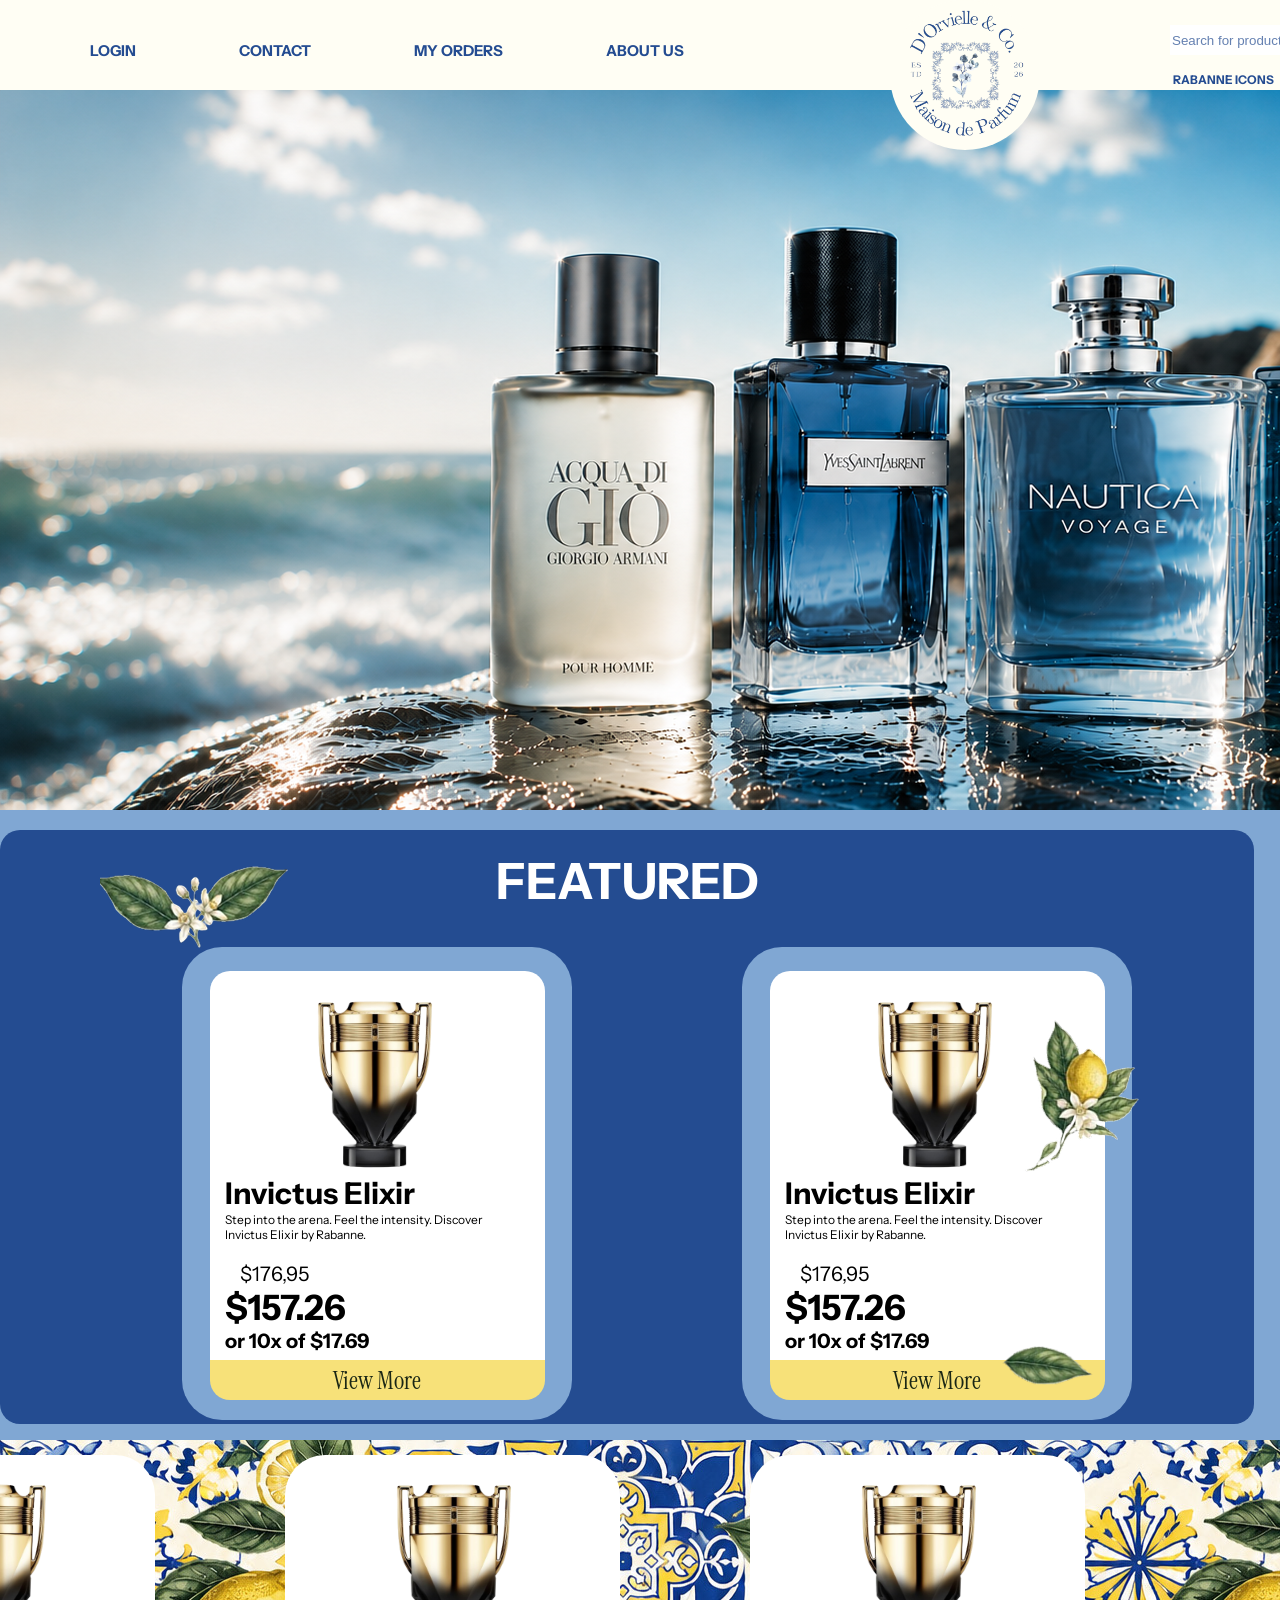
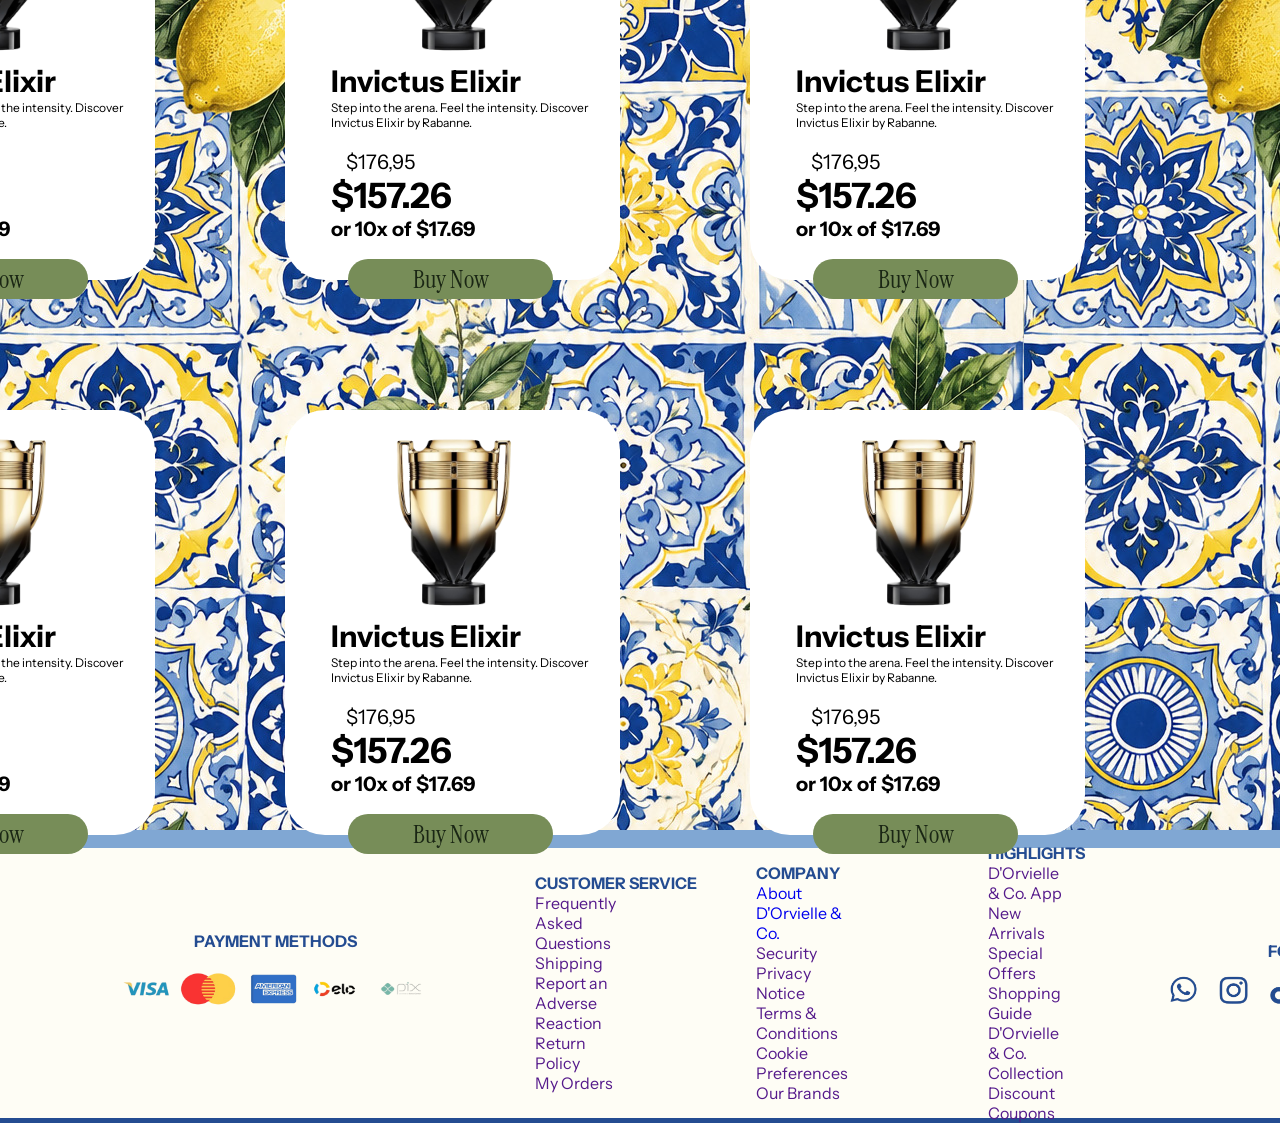
<file: index.html>
<!DOCTYPE html>
<html lang="en">
<head>
    <meta charset="UTF-8">
    <meta name="viewport" content="width=device-width, initial-scale=1.0">
    <title>D'orvielle & Co.</title>
    <link rel="stylesheet" href="style.css">
    <link rel="preconnect" href="https://fonts.googleapis.com">
<link rel="preconnect" href="https://fonts.gstatic.com" crossorigin>
<link href="https://fonts.googleapis.com/css2?family=Instrument+Sans:ital,wght@0,400..700;1,400..700&display=swap" rel="stylesheet">
<link rel="preconnect" href="https://fonts.googleapis.com">
<link rel="preconnect" href="https://fonts.gstatic.com" crossorigin>
<link href="https://fonts.googleapis.com/css2?family=Instrument+Serif:ital@0;1&display=swap" rel="stylesheet">
</head>
<body>
    <header>
        <a class="logobola" href="index.html"><div class="bolaheader">
            <img class="logofoto" src="logo.png" alt="">
        </div></a>
        <div class="cabecalho">
            <ul>
                <li><a href="" class="paginas">LOGIN</a></li>
                <li><a href="" class="paginas">CONTACT</a></li>
                <li><a href="" class="paginas">MY ORDERS</a></li>
                <li><a href="aboutus.html" class="paginas">ABOUT US</a></li>
            </ul>
        </div>
        <div class="cabecalho2">  
           <input type="text" placeholder="Search for products, brands, and more..."><a href="Search.html"><img src="magnify-glass.png" class="lupa"></a>
           <p class="refs">RABANNE ICONS</p>
           <p class="refs">VERSACE ICONS</p>
           <p class="refs">JEAN PAUL GAULTIER ICONS</p>
        </div>
    </header>

    <main>
    </main>

<section class="destaques">
    <div class="bluediv">

        <h1 class="destaquetexto">FEATURED</h1>
        <img src="flores 1.png" class="f1">
        <img src="flores 3.png" class="f3">
        <img src="flores 5.png" class="f5">
        <img src="flores 4.png" class="f4">

        <div class="maingrid">
            <div class="dmaingrid">
                <div class="dmaingrid2">
                    <div class="price">
                        <img class="invictus" src="invictus elixir.png" alt="">
                        
                        <div class="produtoDesc">
                        <h1 class="perfum1">Invictus Elixir</h1>
                        <p class="desc">Step into the arena. Feel the intensity. Discover <br>Invictus Elixir by Rabanne.</p>
                        <p class="prc">$176,95</p>
                        <h2 class="prcPromo">$157.26</h2>
                        <h3 class="parcelas">or 10x of $17.69</h3>
                        </div>
                        
                        <button class="verm">View More</button>

                    </div>
                </div>
            </div>

            <div class="dmaingrid">
                <div class="dmaingrid2">
                    <div class="price">
                        <img class="invictus" src="invictus elixir.png" alt="">
                        
                        <div class="produtoDesc">
                        <h1 class="perfum1">Invictus Elixir</h1>
                        <p class="desc">Step into the arena. Feel the intensity. Discover <br>Invictus Elixir by Rabanne.</p>
                        <p class="prc">$176,95</p>
                        <h2 class="prcPromo">$157.26</h2>
                        <h3 class="parcelas">or 10x of $17.69</h3>
                        </div>
                        
                        <button class="verm">View More</button>

                    </div>
                </div>
            </div>

            <div class="dmaingrid">
                <div class="dmaingrid2">
                    <div class="price">
                        <img class="invictus" src="invictus elixir.png" alt="">
                        
                        <div class="produtoDesc">
                        <h1 class="perfum1">Invictus Elixir</h1>
                        <p class="desc">Step into the arena. Feel the intensity. Discover <br>Invictus Elixir by Rabanne.</p>
                        <p class="prc">$176,95</p>
                        <h2 class="prcPromo">$157.26</h2>
                        <h3 class="parcelas">or 10x of $17.69</h3>
                        </div>
                        
                        <button class="verm">View More</button>

                    </div>
                </div>
            </div>


        </div>
    </div>
</section>

<section class="estampa">
    <div class="maingridE">

        <div class="dmaingrid2E">
            <div class="price2">
                <img class="invictusE" src="invictus elixir.png" alt="">
                 
                <div class="produtoDesc">
                <h1 class="perfume">Invictus Elixir</h1>
                <p class="desc">Step into the arena. Feel the intensity. Discover <br>Invictus Elixir by Rabanne.</p>
                <p class="prc">$176,95</p>
                <h2 class="prcPromo">$157.26</h2>
                <h3 class="parcelas">or 10x of $17.69</h3>
                </div>
                 
                <button class="comp">Buy Now</button>

            </div>
        </div>

        <div class="dmaingrid2E">
            <div class="price2">
                <img class="invictusE" src="invictus elixir.png" alt="">
                 
                <div class="produtoDesc">
                <h1 class="perfume">Invictus Elixir</h1>
                <p class="desc">Step into the arena. Feel the intensity. Discover <br>Invictus Elixir by Rabanne.</p>
                <p class="prc">$176,95</p>
                <h2 class="prcPromo">$157.26</h2>
                <h3 class="parcelas">or 10x of $17.69</h3>
                </div>
                 
                <button class="comp">Buy Now</button>

            </div>
        </div>

        <div class="dmaingrid2E">
            <div class="price2">
                <img class="invictusE" src="invictus elixir.png" alt="">
                 
                <div class="produtoDesc">
                <h1 class="perfume">Invictus Elixir</h1>
                <p class="desc">Step into the arena. Feel the intensity. Discover <br>Invictus Elixir by Rabanne.</p>
                <p class="prc">$176,95</p>
                <h2 class="prcPromo">$157.26</h2>
                <h3 class="parcelas">or 10x of $17.69</h3>
                </div>
                 
                <button class="comp">Buy Now</button>

            </div>
        </div>

        <div class="dmaingrid2E">
            <div class="price2">
                <img class="invictusE" src="invictus elixir.png" alt="">
                 
                <div class="produtoDesc">
                <h1 class="perfume">Invictus Elixir</h1>
                <p class="desc">Step into the arena. Feel the intensity. Discover <br>Invictus Elixir by Rabanne.</p>
                <p class="prc">$176,95</p>
                <h2 class="prcPromo">$157.26</h2>
                <h3 class="parcelas">or 10x of $17.69</h3>
                </div>
                 
                <button class="comp">Buy Now</button>

            </div>
        </div>

        <div class="dmaingrid2E">
            <div class="price2">
                <img class="invictusE" src="invictus elixir.png" alt="">
                 
                <div class="produtoDesc">
                <h1 class="perfume">Invictus Elixir</h1>
                <p class="desc">Step into the arena. Feel the intensity. Discover <br>Invictus Elixir by Rabanne.</p>
                <p class="prc">$176,95</p>
                <h2 class="prcPromo">$157.26</h2>
                <h3 class="parcelas">or 10x of $17.69</h3>
                </div>
                 
                <button class="comp">Buy Now</button>

            </div>
        </div>

        <div class="dmaingrid2E">
            <div class="price2">
                <img class="invictusE" src="invictus elixir.png" alt="">
                 
                <div class="produtoDesc">
                <h1 class="perfume">Invictus Elixir</h1>
                <p class="desc">Step into the arena. Feel the intensity. Discover <br>Invictus Elixir by Rabanne.</p>
                <p class="prc">$176,95</p>
                <h2 class="prcPromo">$157.26</h2>
                <h3 class="parcelas">or 10x of $17.69</h3>
                </div>
                 
                <button class="comp">Buy Now</button>

            </div>
        </div>

        <div class="dmaingrid2E">
            <div class="price2">
                <img class="invictusE" src="invictus elixir.png" alt="">
                 
                <div class="produtoDesc">
                <h1 class="perfume">Invictus Elixir</h1>
                <p class="desc">Step into the arena. Feel the intensity. Discover <br>Invictus Elixir by Rabanne.</p>
                <p class="prc">$176,95</p>
                <h2 class="prcPromo">$157.26</h2>
                <h3 class="parcelas">or 10x of $17.69</h3>
                </div>
                 
                <button class="comp">Buy Now</button>

            </div>
        </div>

        <div class="dmaingrid2E">
            <div class="price2">
                <img class="invictusE" src="invictus elixir.png" alt="">
                 
                <div class="produtoDesc">
                <h1 class="perfume">Invictus Elixir</h1>
                <p class="desc">Step into the arena. Feel the intensity. Discover <br>Invictus Elixir by Rabanne.</p>
                <p class="prc">$176,95</p>
                <h2 class="prcPromo">$157.26</h2>
                <h3 class="parcelas">or 10x of $17.69</h3>
                </div>
                 
                <button class="comp">Buy Now</button>

            </div>
        </div>

    </div>
</section>

    <div class="margemcima"></div>

   <footer>
    <div class="foot">
        <div class="pagamento">    
            <h5 class="rodTittleIcon">PAYMENT METHODS</h5>
            <div><img src="formas_de_pag-removebg-preview.png" class="pag"></div>
        </div>

        <div class="servico">      
            <h5 class="rodTitle">CUSTOMER SERVICE</h5>
            <div class="serv">
                <ul class="lista">
                    <li class="Ul"><a href="" class="ulitens">Frequently Asked Questions</a></li>
                    <li class="Ul"><a href="" class="ulitens">Shipping</a></li>
                    <li class="Ul"><a href="" class="ulitens">Report an Adverse Reaction</a></li>
                    <li class="Ul"><a href="" class="ulitens">Return Policy</a></li>
                    <li class="Ul"><a href="" class="ulitens">My Orders</a></li>
                </ul>
            </div>
        </div>

        <div class="intitucional"> 
            <h5 class="rodTitle">COMPANY</h5>
            <div class="inst">
                <ul class="lista">
                    <li><a href="aboutus.html" class="ulitens">About D'Orvielle & Co.</a></li>
                    <li><a href="" class="ulitens">Security</a></li>
                    <li><a href="" class="ulitens">Privacy Notice</a></li>
                    <li><a href="" class="ulitens">Terms & Conditions</a></li>
                    <li><a href="" class="ulitens">Cookie Preferences</a></li>
                    <li><a href="" class="ulitens">Our Brands</a></li>
                </ul>
            </div>
        </div>

        <div class="destaqR">      
            <h5 class="rodTitle">HIGHLIGHTS</h5>
            <div class="dest">
                <ul class="lista"> 
                    <li><a href="" class="ulitens">D'Orvielle & Co. App</a></li>
                    <li><a href="" class="ulitens">New Arrivals</a></li>
                    <li><a href="" class="ulitens">Special Offers</a></li>
                    <li><a href="" class="ulitens">Shopping Guide</a></li>
                    <li><a href="" class="ulitens">D'Orvielle & Co. Collection</a></li>
                    <li><a href="" class="ulitens">Discount Coupons</a></li>
                </ul>
            </div>
        </div>

        <div class="rs">           
            <h5 class="rodTittleIcon">FOLLOW US</h5>
            <div><img src="redes-removebg-preview.png" class="rss"></div>
        </div>
    </div>
</footer>
</body>
</html>
</file>
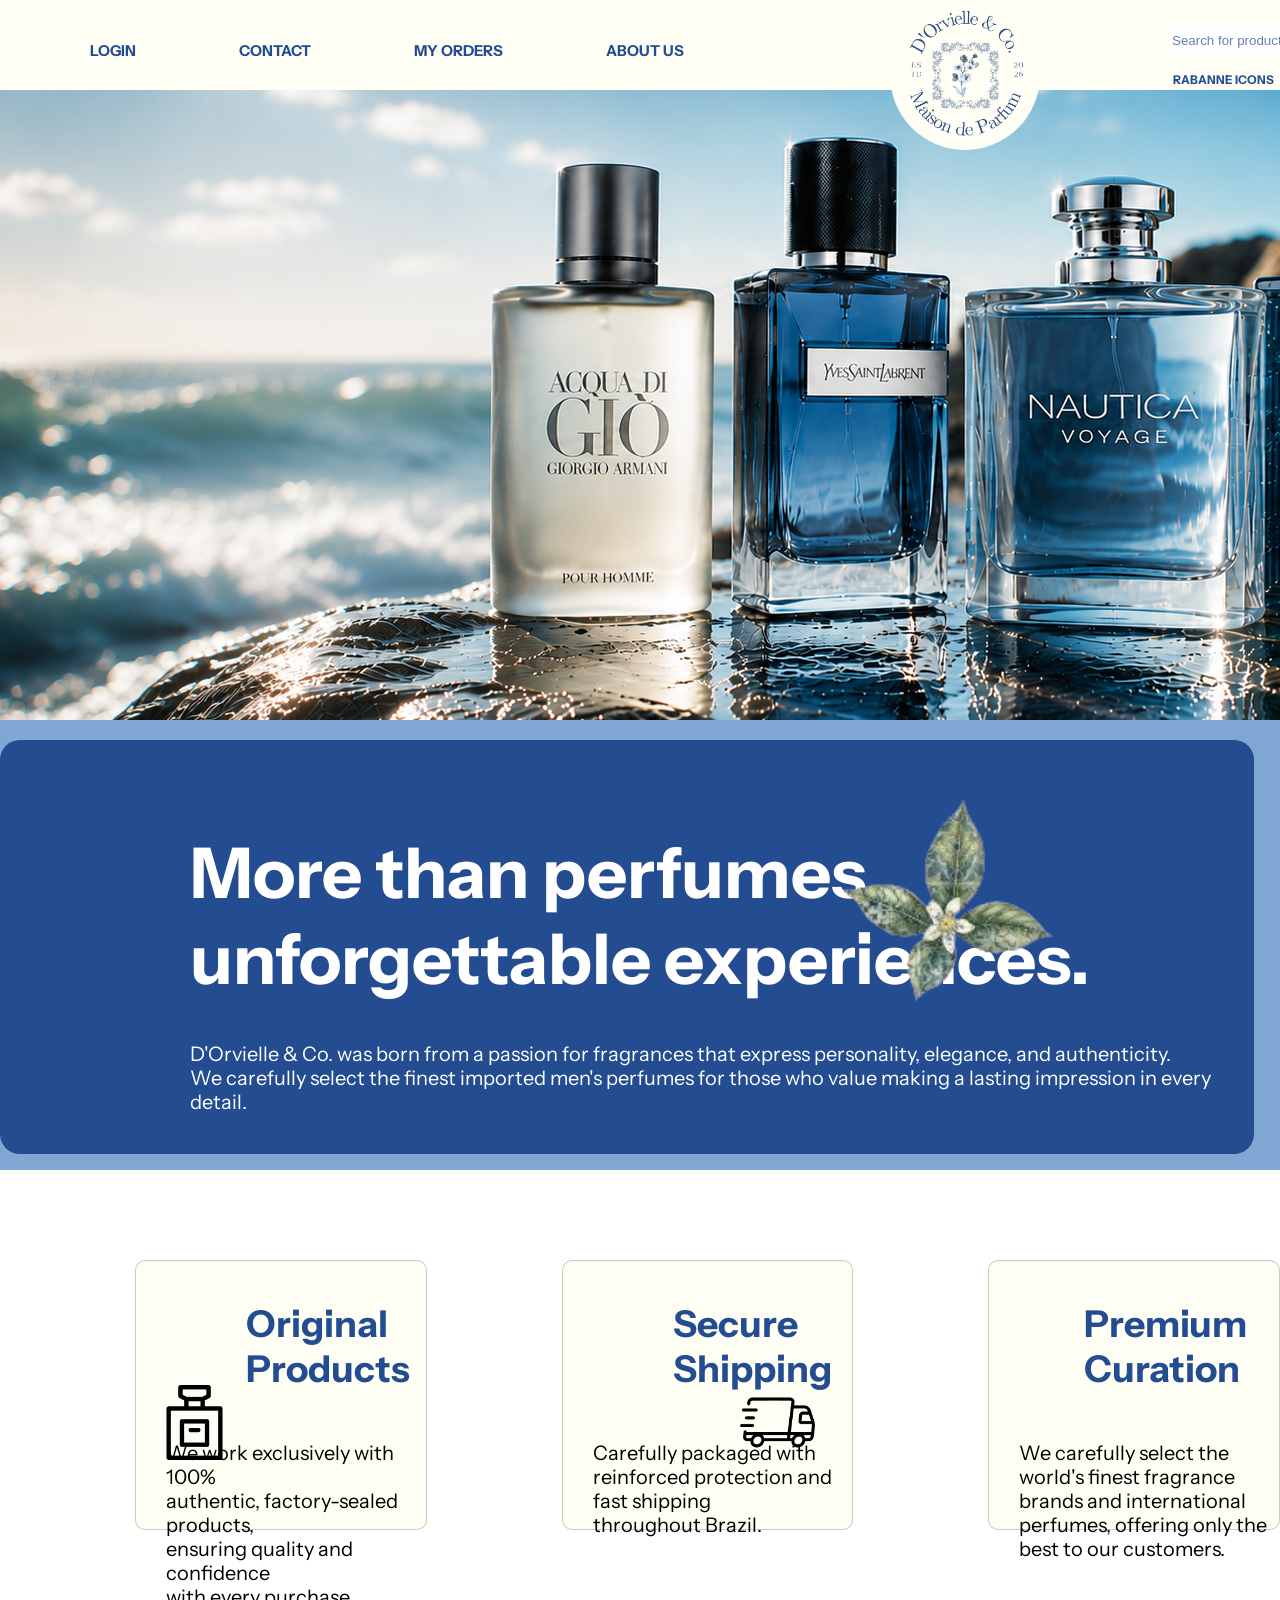
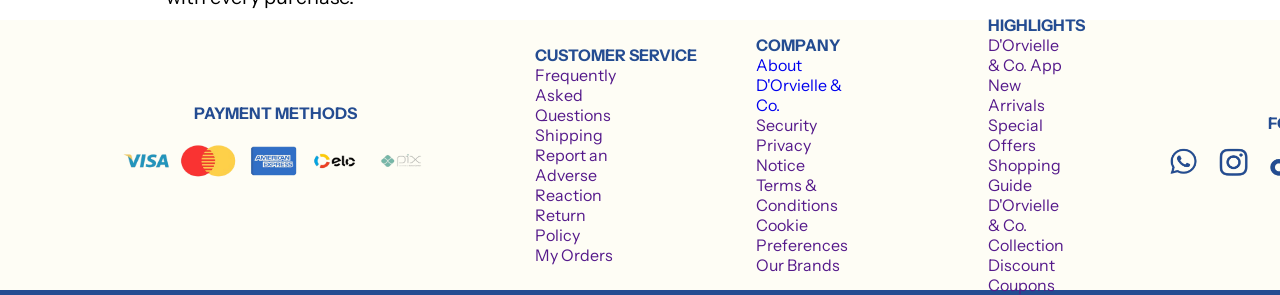
<file: aboutus.html>
<!DOCTYPE html>
<html lang="en">
<head>
    <meta charset="UTF-8">
    <meta name="viewport" content="width=device-width, initial-scale=1.0">
    <title>D'orvielle & Co.</title>
    <link rel="stylesheet" href="aboutus.css">
    <link rel="preconnect" href="https://fonts.googleapis.com">
<link rel="preconnect" href="https://fonts.gstatic.com" crossorigin>
<link href="https://fonts.googleapis.com/css2?family=Instrument+Sans:ital,wght@0,400..700;1,400..700&display=swap" rel="stylesheet">
<link rel="preconnect" href="https://fonts.googleapis.com">
<link rel="preconnect" href="https://fonts.gstatic.com" crossorigin>
<link href="https://fonts.googleapis.com/css2?family=Instrument+Serif:ital@0;1&display=swap" rel="stylesheet">
</head>
<body>
   <header>
        <a class="logobola" href="index.html"><div class="bolaheader">
            <img class="logofoto" src="logo.png" alt="">
        </div></a>
        <div class="cabecalho">
            <ul>
                <li><a href="" class="paginas">LOGIN</a></li>
                <li><a href="" class="paginas">CONTACT</a></li>
                <li><a href="" class="paginas">MY ORDERS</a></li>
                <li><a href="aboutus.html" class="paginas">ABOUT US</a></li>
            </ul>
        </div>
        <div class="cabecalho2">  
           <input type="text" placeholder="Search for products, brands, and more..."><a href="Search.html"><img src="magnify-glass.png" class="lupa"></a>
           <p class="refs">RABANNE ICONS</p>
           <p class="refs">VERSACE ICONS</p>
           <p class="refs">JEAN PAUL GAULTIER ICONS</p>
        </div>
    </header>

    <main>
    </main>

    <section class="about">
        <div class="bluediv2">
            <img src="flores 2.png" class="f2">
            <h1>More than perfumes,<br>unforgettable experiences.</h1>
            <h3>D'Orvielle & Co. was born from a passion for fragrances that express personality, elegance, and authenticity. <br>
            We carefully select the finest imported men's perfumes for those who value making a lasting impression in every detail.</h3>
        </div>
    </section>

    <section class="beneficios">
       
        <div class="b">
            
            <div class="textb">
                <img src="perf.png" class="imag1">
            <h2>Original Products</h2>
            <h4>We work exclusively with 100% <br>authentic, factory-sealed products,<br>ensuring quality and confidence <br>with every purchase.</h4>
            </div>
        </div>
        
        <div class="b">
            
            <div class="textb">
                <img src="caminhao.png" class="imag2">
            <h2>Secure Shipping</h2>
            <h4>Carefully packaged with reinforced protection and fast shipping <br>throughout Brazil.</h4>
            </div>
        </div>
        
        <div class="b">
            
            <div class="textb">
                <img src="medalha.png" class="imag3">
            <h2 class="h23">Premium Curation</h2>
            <h4>We carefully select the world's finest fragrance brands and international <br>perfumes, offering only the best to our customers.</h4>
            </div>
        </div>
    </section>

    <footer>
        <div class="foot">
        <div class="pagamento">    
            <h5 class="rodTittleIcon">PAYMENT METHODS</h5>
            <div><img src="formas_de_pag-removebg-preview.png" class="pag"></div>
        </div>

        <div class="servico">      
            <h5 class="rodTitle">CUSTOMER SERVICE</h5>
            <div class="serv">
                <ul class="lista">
                    <li class="Ul"><a href="" class="ulitens">Frequently Asked Questions</a></li>
                    <li class="Ul"><a href="" class="ulitens">Shipping</a></li>
                    <li class="Ul"><a href="" class="ulitens">Report an Adverse Reaction</a></li>
                    <li class="Ul"><a href="" class="ulitens">Return Policy</a></li>
                    <li class="Ul"><a href="" class="ulitens">My Orders</a></li>
                </ul>
            </div>
        </div>

        <div class="intitucional"> 
            <h5 class="rodTitle">COMPANY</h5>
            <div class="inst">
                <ul class="lista">
                    <li><a href="aboutus.html" class="ulitens">About D'Orvielle & Co.</a></li>
                    <li><a href="" class="ulitens">Security</a></li>
                    <li><a href="" class="ulitens">Privacy Notice</a></li>
                    <li><a href="" class="ulitens">Terms & Conditions</a></li>
                    <li><a href="" class="ulitens">Cookie Preferences</a></li>
                    <li><a href="" class="ulitens">Our Brands</a></li>
                </ul>
            </div>
        </div>

        <div class="destaqR">      
            <h5 class="rodTitle">HIGHLIGHTS</h5>
            <div class="dest">
                <ul class="lista"> 
                    <li><a href="" class="ulitens">D'Orvielle & Co. App</a></li>
                    <li><a href="" class="ulitens">New Arrivals</a></li>
                    <li><a href="" class="ulitens">Special Offers</a></li>
                    <li><a href="" class="ulitens">Shopping Guide</a></li>
                    <li><a href="" class="ulitens">D'Orvielle & Co. Collection</a></li>
                    <li><a href="" class="ulitens">Discount Coupons</a></li>
                </ul>
            </div>
        </div>

        <div class="rs">           
            <h5 class="rodTittleIcon">FOLLOW US</h5>
            <div><img src="redes-removebg-preview.png" class="rss"></div>
        </div>
    </div>
</footer>
</body>
</html>
</file>
<file: style.css>
*{
    box-sizing: border-box;
    margin: 0;
}

body{
    background-color: #244C91;
    font-family: "Instrument Sans", sans-serif;
}

header{
    background-color: #FFFEF4;
    width: 100%;
    height: 10vh;
}

.bolaheader{
    position: relative;
    left: 890px;
    width: 150px;
    height: 150px; 
    background-color: #FFFEF4;
    border-radius: 100%;
}

.logofoto{
    position: relative;
    left: 8px;
    top: 8px;
    width: 135px;
    height: 135px;
}

.cabecalho>ul>li{
    font-size: 15px;
    display: inline-block;
    text-transform: none;
    position: relative;
    bottom: 110px;
    left: 50px;
}

.paginas{
    text-decoration: none;
    color: #244C91;
    font-weight: bold;
}

li{
    padding-right: 100px;
}

.cabecalho2{
   width: 600px;
   position: relative;
   bottom: 145px;
   left: 1170px;
}

input{
    width: 600px;
    height: 30px;
    background-color: #ffffff;
    color: #244C91;
    border: solid;
    border: 20px;
    border-color: #244C91;
}

input::placeholder{
    color: #244C91;
    opacity: 0.7;
}

.lupa{
    height: 20px;
    width: 20px;
    position: relative;
    bottom: 25px;
    left: 570px;
    opacity: 0.7;
}

.refs{
    font-size: 12px;
    position: relative;
    left: -65.5px;
    display: inline-block;
    padding-left: 45px;
    top: 9px;
    color: #244C91;
    font-weight: bold;
}

main{
    background-image: url(ChatGPT\ Image\ 2\ de\ jul.\ de\ 2026\,\ 08_06_16.png);
    height: 80vh;
    width: 100%;
    background-repeat: no-repeat;
}

.destaques{
    height: 70vh;
    width: 100%;
    background-color: #80A7D3;
    align-items: center;
    justify-items: center;
}

.bluediv{
    height: 66vh;
    width: 98%;
    background-color: #244C91;
    position: relative;
    top: 20px;
    border-radius: 20px;
}

.f1{
   position: absolute;
   left: 100px;
   bottom: 460px;
   z-index: 10;
}

.f3{
    height: 190px;
    width: 210px;
   position: absolute;
   bottom: -30px;
   left: 900px;
   z-index: 2;
}
.f5{
    height: 140px;
    width: 160px;
   position: absolute;
   bottom: -32px;
   left: 954px;
   z-index: 10;
}

.f4{
   position: absolute;
   right: 75px;
   top: 150px;
   z-index: 10;
}

.maingrid{
    height: 300px;
    width: 450px;
    display: grid;
    grid-template-columns: repeat(3,1fr);
    grid-gap: 20px;
    position: relative;
    right: 48px;
    bottom: 40px;
}

.dmaingrid{
    width: 390px;
    height: 473px;
    background-color: #80A7D3;
    margin: 75px;
    position: relative;
    left: 155px;
    display: flex;
    justify-content: center;
    align-items: center;
    border-radius: 40px;
}
 
.dmaingrid2{
    width: 335px;
    height: 425px;
    background-color: #ffffff;
    position: relative;
    border-radius: 20px;
    z-index: 5;
}

.destaquetexto{
    color: #ffffff;
    font-family: "Instrument Sans", sans-serif;
    font-size: 50px;
    text-align: center; 
    padding-top: 20px;
}

.invictus{
    width: 200px;
    height: 200px;
}

.perfum1{
    font-weight: bolder;
    font-family: "Instrument Sans", sans-serif;
    padding-left: 15px;
    font-size: 30px;
}

.desc{
    font-size: 12px;
    font-family: "Instrument Sans", sans-serif;
    padding-left: 15px;
}

.prc{
    font-family: "Instrument Sans", sans-serif;
    padding-left: 30px;
}

.prcPromo{

    font-family: "Instrument Sans", sans-serif;
    padding-left: 15px;
}

.parcelas{
    font-family: "Instrument Sans", sans-serif;
    padding-left: 15px;
    margin-bottom: 10px;
}

.verm{
    height: 40px;
    width: 335px;
    margin: 20px;
    position: relative;
    right: 20px;
    bottom: 23px;
    background-color: #F7E179;
    color: #1A2614;
    font-weight: 565;
    border: none;
    font-family: "Instrument Serif", serif;
    font-size: 25px;
    border-bottom-left-radius: 20px;
    border-bottom-right-radius: 20px;
}

.verm:hover{
    background-color: #778D58;
    color: #F7E179;
    transition: 0.5s;
}

.invictus{
    position: relative;
    left: 65px;
}

.estampa{
    height: 110vh;
    width: 100%;
    background-image: url(estampa.jpeg);
    align-items: center;
    justify-items: center;
}

.maingridE{
    height: 300px;
    width: 450px;
    display: grid;
    grid-template-columns: repeat(4,1fr);
    grid-gap: 20px;
    position: relative;
    right: 150px;
    bottom: 40px;
}

 
.dmaingrid2E{
    width: 335px;
    height: 425px;
    background-color: #ffffff;
    position: relative;
    margin: 55px;
    position: relative;
    right: 550px;
    display: flex;
    justify-content: center;
    align-items: center;
    border-radius: 40px;
}

.price2{
    position: relative;
    top: 10px;
}

.invictusE{
    position: relative;
    top: 30px;
    left: 38px;
    width: 200px;
    height: 200px;
}

.perfume{
    font-weight: bolder;
    font-family: "Instrument Sans", sans-serif;
    padding-left: 15px;
    padding-top: 35px;
    font-size: 30px;
}

.desc{
    font-size: 12px;
    font-family: "Instrument Sans", sans-serif;
    padding-left: 15px;
}

.prc{
    font-size: 20px;
    font-family: "Instrument Sans", sans-serif;
    padding-left: 30px;
    padding-top: 20px;
}

.prcPromo{
    font-size: 35px;
    font-family: "Instrument Sans", sans-serif;
    padding-left: 15px;
}

.parcelas{
    font-size: 20px;
    font-family: "Instrument Sans", sans-serif;
    padding-left: 15px;
}

.comp{
    height: 40px;
    width: 205px;
    margin: 20px;
    position: relative;
    left: 12px;
    bottom:12px;
    background-color: #778D58;
    color: #1A2614;
    font-weight: 565;
    border: none;
    font-family: "Instrument Serif", serif;
    font-size: 25px;
    border-bottom-left-radius: 20px;
    border-bottom-right-radius: 20px;
    border-top-left-radius: 20px;
    border-top-right-radius: 20px;
}

.comp:hover{
    background-color: #F7E179;
    color: #1A2614;
    transition: 0.5s;
}

.margemcima{
    height: 18px;
    width: 100%;
    background-color: #80A7D3;
}

footer{
    height: 30vh;
    width: 100%;
    background-color: #FEFDF5;
}

.foot{
    height: 30vh;
    width: 100%;
    background-color: #FEFDF5;
    display: flex;
    align-items: center;
    justify-items: center;
    padding-left: 100px;
}

.pagamento{
    margin-right: 45px;
}

.rodTitle{
    font-size: 16px;
    color: #244C91;
    text-align: left;
    padding-left: 40px;
}

.rodTittleIcon{
    font-size: 16px;
    color: #244C91;
    text-align: center;
}

.pag{
   height: 80px;
   width: 350px;
}

.rss{
   height: 60px;
   width: 300px; 
}

.lista{
 list-style: none;
}

.ulitens{
 text-decoration: none;
}
</file>
<file: aboutus.css>
*{
    box-sizing: border-box;
    margin: 0;
}

body{
    background-color: #244C91;
    font-family: "Instrument Sans", sans-serif;
}

header{
    background-color: #FFFEF4;
    width: 100%;
    height: 10vh;
    position: fixed;
    z-index: 1000;
}

.bolaheader{
    position: relative;
    left: 890px;
    width: 150px;
    height: 150px; 
    background-color: #FFFEF4;
    border-radius: 100%;
}

.logofoto{
    position: relative;
    left: 8px;
    top: 8px;
    width: 135px;
    height: 135px;
}

.cabecalho>ul>li{
    font-size: 15px;
    display: inline-block;
    text-transform: none;
    position: relative;
    bottom: 110px;
    left: 50px;
}

.paginas{
    text-decoration: none;
    color: #244C91;
    font-weight: bold;
}

li{
    padding-right: 100px;
}

.cabecalho2{
   width: 600px;
   position: relative;
   bottom: 145px;
   left: 1170px;
}

input{
    width: 600px;
    height: 30px;
    background-color: #ffffff;
    color: #244C91;
    border: solid;
    border: 20px;
    border-color: #244C91;
}

input::placeholder{
    color: #244C91;
    opacity: 0.7;
}

.lupa{
    height: 20px;
    width: 20px;
    position: relative;
    bottom: 25px;
    left: 570px;
    opacity: 0.7;
}

.refs{
    font-size: 12px;
    position: relative;
    left: -65.5px;
    display: inline-block;
    padding-left: 45px;
    top: 9px;
    color: #244C91;
    font-weight: bold;
}

footer{
    height: 30vh;
    width: 100%;
    background-color: #FEFDF5;
}

.foot{
    height: 30vh;
    width: 100%;
    background-color: #FEFDF5;
    display: flex;
    align-items: center;
    justify-items: center;
    padding-left: 100px;
}

.pagamento{
    margin-right: 45px;
}

.rodTitle{
    font-size: 16px;
    color: #244C91;
    text-align: left;
    padding-left: 40px;
}

.rodTittleIcon{
    font-size: 16px;
    color: #244C91;
    text-align: center;
}

.pag{
   height: 80px;
   width: 350px;
}

.rss{
   height: 60px;
   width: 300px; 
}

.lista{
 list-style: none;
}

.ulitens{
 text-decoration: none;
}

main{
    background-image: url(ChatGPT\ Image\ 2\ de\ jul.\ de\ 2026\,\ 08_06_16.png);
    height: 80vh;
    width: 100%;
    background-repeat: no-repeat;
}

.about{ 
    height: 50vh;
    width: 100%;
    background-color: #80A7D3;
    align-items: center;
    justify-items: center;
}

.bluediv2{
    height: 46vh;
    width: 98%;
    background-color: #244C91;
    position: relative;
    top: 20px;
    border-radius: 20px;
}

h1{
    font-size: 70px;
    color: #FFFFFF;
    font-weight: bold;
    padding-left: 190px;
    padding-top: 90px;
}

h3{
    font-size: 20px;
    color: #FFFFFF;
    font-weight: 300;
    padding-left: 190px;
    padding-top: 40px;
}

.f2{
    height: 238px;
    width: 238px;
    position: absolute;
    right: 190px;
    top: 50px;
}

.beneficios{
    height: 50vh;
    width: 100%;
    background-color: #FFFFFF;
    display: flex;
    align-items: center;
    justify-items: center;
    padding-left: 135px;
    gap: 135px;
}

.b{
    height: 270px;
    width: 450px;
    background-color: #FFFEF4;
    border: 1px solid rgba(0, 0, 0, 0.2); 
    border-radius: 10px;
}

.imag1{
    position: absolute;
    height: 75px;width: 75px;
    top: 1385px;left: 157px;
}

.imag2{
    position: absolute;
    height: 75px;width: 75px;
    top: 1385px;left: 740px;
}

.imag3{
    position: absolute;
    height: 75px;width: 75px;
    top: 1385px;left: 1320px;
}

h2{
    padding-top: 40px;
    padding-left: 110px;
    font-size: 37px;
    font-weight: bolder;
    color: #244C91;
}

.h23{
    padding-top: 40px;
    padding-left: 95px;
    font-size: 37px;
    font-weight: bolder;
    color: #244C91;
}

h4{
    padding-top: 50px;
    padding-left: 30px;
    font-size: 20px;
    font-weight: 200;
    color: black;
}
</file>
